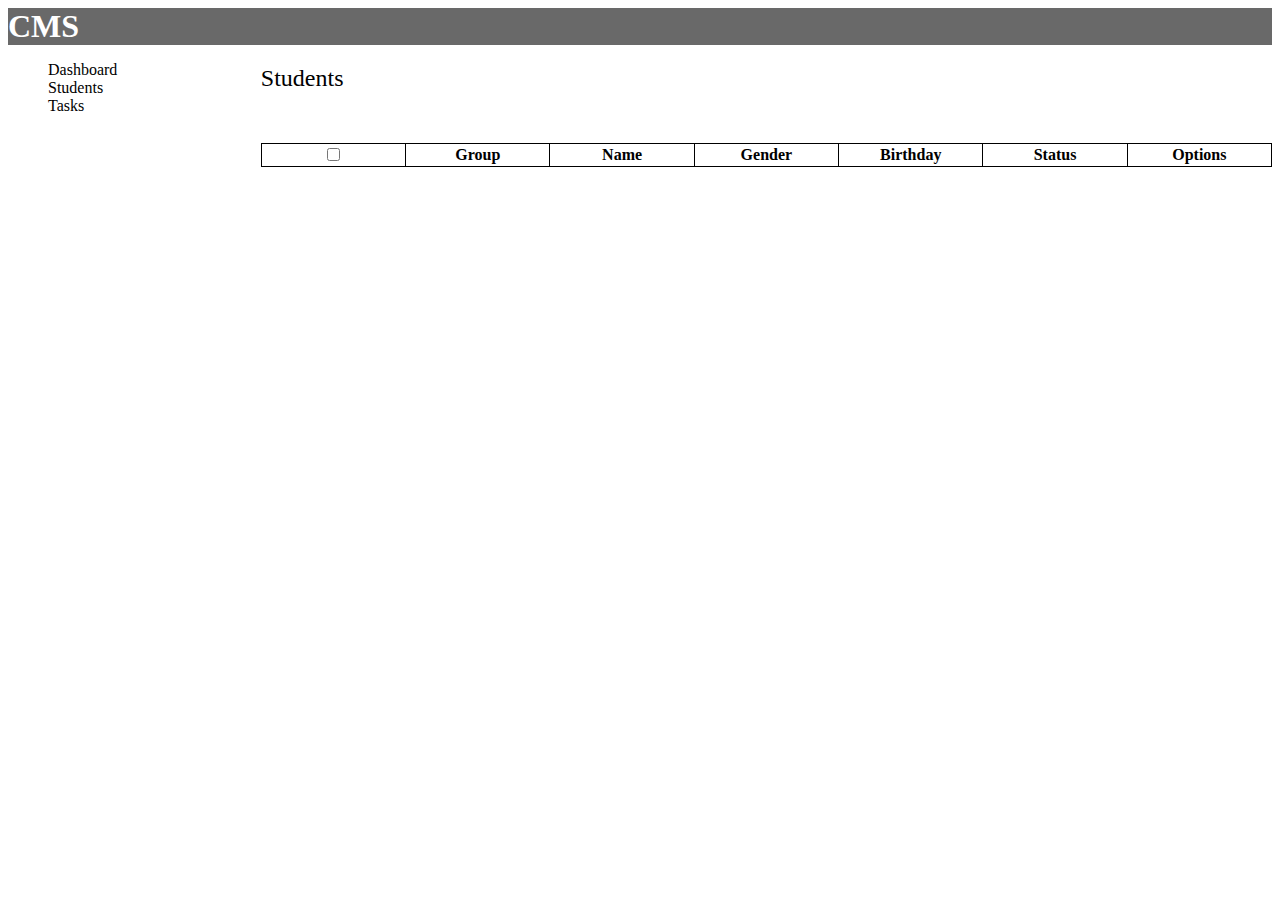
<file: cms-project/index.html>
<!DOCTYPE html>
<html lang="en">

<head>
    <meta charset="UTF-8">
    <title>CMS</title>
    <link rel="stylesheet" href="./css/styles.css">
    <script src="js/code.js"></script>
</head>

<body>

    <header class="header">

        <h1 class="title">CMS</h1>

        <div class="left-side">
            <div class="notification-dropdown">
                <a class="notification-item" href="">
                    <img src="./images/grey-bell.png" alt="notification alarm" style="width:20px; height:20px;">
                </a>

                <div class="notification-dropdown-content">
                    <ul class="dropdown-list">
                        <li>
                            <a class="dropdown-item" href="">
                                <span class="message-profile">User Name</span>
                                <span>
                                    <img class="message-photo" src="images/message.jpg" alt="message icon"
                                        style="width: 50px; height:30px">
                                </span>
                            </a>
                        </li>
                    </ul>
                </div>
            </div>
        </div>

        <div class="right-side">
            <div class="dropdown">
                <img class="dropdown-item" src="images/user-profile.png" alt="user profile image"
                    style="width:20px; height: 20px;">
                <a class="dropdown-item" href="" style="color:#ffffff">
                    <span class="user-name">User Name</span>
                </a>

                <div class="dropdown-content">
                    <ul class="dropdown-list">
                        <li>
                            <a class="dropdown-item" href="">Profile</a>
                        </li>
                        <li>
                            <a class="dropdown-item" href="">Log Out</a>
                        </li>
                    </ul>
                </div>
            </div>
        </div>
    </header>

    <div class="grid-container">

        <section id="navigation" class="nav">
            <nav class="mainNavigation">
                <ul class="list">
                    <li>
                        <a class="links" target="_top" href="">Dashboard</a>
                    </li>
                    <li>
                        <a class="links" target="_top" href="">Students</a>
                    </li>
                    <li>
                        <a class="links" target="_top" href="">Tasks</a>
                    </li>
                </ul>
            </nav>
        </section>

        <section id="students" class="workspace">
            <div class="students-page">
                <div class="table-div">
                    <h2 class="table-title">Students</h2>
                    <button class="add-button" type="button" onclick="openAddStudentForm()">+</button>

                    <table id="table" class="table">
                        <tr>
                            <th class="table-context">
                                <input type="checkbox">
                            </th>
                            <th class="table-context">Group</th>
                            <th class="table-context">Name</th>
                            <th class="table-context">Gender</th>
                            <th class="table-context">Birthday</th>
                            <th class="table-context">Status</th>
                            <th class="table-context">Options</th>
                        </tr>
                    </table>
                </div>
            </div>
        </section>
        <div id="overlay" class="overlay">

        </div>

        <div class="form" id="form" class="dialog" style="display: none">
            <div class="headerForm">
                <div class="cancel-container">
                    <h2>Add student</h2>
                </div>
                <div class="cancel-container">
                    <button type="button" onclick="cancelAdding()">Cancel</button>
                </div>
            </div>

            <div class="middleForm">
                <div class="group">
                    <p class="group-context">Group</p>
                    <select id="group" class="group-context">
                        <option disabled="disabled" selected="selected">Select group</option>
                        <option>PZ-21</option>
                        <option>PZ-22</option>
                        <option>PZ-23</option>
                        <option>PZ-24</option>
                        <option>PZ-25</option>
                        <option>PZ-26</option>
                    </select>
                </div>

                <div class="firstName">
                    <label for="firstName">First Name</label>
                    <input class="form-item" type="text" id="firstName">
                </div>

                <div class="lastName">
                    <label for="lastName">Last Name</label>
                    <input class="form-item" type="text" id="lastName">
                </div>

                <div class="gender">
                    <p class="gender-context">Gender</p>
                    <select id="gender" class="gender-context">
                        <option disabled="disabled" selected="selected">Select Gender</option>
                        <option>Male</option>
                        <option>Female</option>
                    </select>
                </div>

                <div class="birthday">
                    <label for="birthday">Birthday</label>
                    <input class="form-item" type="date" id="birthday">
                </div>
            </div>

            <div class="footerForm">
                <div class="submitButtons">
                    <button class="submit-button" type="submit" onclick="addStudent()">Ok</button>
                </div>
            </div>
        </div>

        <div class="form" id="formEdit" style="display: none">
            <div class="headerForm">
                <div class="cancel-container">
                    <h2>Edit Student</h2>
                </div>
                <div class="cancel-container">
                    <button type="button" onclick="cancelEditing()">Cancel</button>
                </div>
            </div>

            <div class="middleForm">
                <div class="group">
                    <p class="group-context">Group</p>
                    <select id="groupEdit" class="group-context">
                        <option disabled="disabled" selected="selected">Select group</option>
                        <option>PZ-21</option>
                        <option>PZ-22</option>
                        <option>PZ-23</option>
                        <option>PZ-24</option>
                        <option>PZ-25</option>
                        <option>PZ-26</option>
                    </select>
                </div>

                <div class="firstName">
                    <label for="firstNameEdit">First Name</label>
                    <input class="form-item" type="text" id="firstNameEdit">
                </div>

                <div class="lastName">
                    <label for="lastNameEdit">Last Name</label>
                    <input class="form-item" type="text" id="lastNameEdit">
                </div>

                <div class="gender">
                    <p class="gender-context">Gender</p>
                    <select id="genderEdit" class="gender-context">
                        <option disabled="disabled" selected="selected">Select Gender</option>
                        <option>Male</option>
                        <option>Female</option>
                    </select>
                </div>

                <div class="birthday">
                    <label for="birthdayEdit">Birthday</label>
                    <input class="form-item" type="date" id="birthdayEdit">
                </div>
            </div>

            <div class="footerForm">
                <div class="submitButtons">
                    <button class="submit-button" type="submit" onclick="editStudent()">Ok</button>
                </div>
            </div>
        </div>

        <div class="form" id="deleteWarning" style="display: none">
            <div class="headerForm">
                <div class="cancel-container">
                    <h2>Warning</h2>
                </div>
                <div class="cancel-container">
                    <button type="button" onclick="cancelDeleting()">Cancel</button>
                </div>
            </div>
            <div class="middleForm">
                <h3 class="delete-message">Are you sure you want to delete this user?</h3>
            </div>
            <div class="footerForm">
                <button class="submit-button" type="submit" onclick="deleteStudent()">Ok</button>
            </div>
        </div>
    </div>
</body>

</html>
</file>
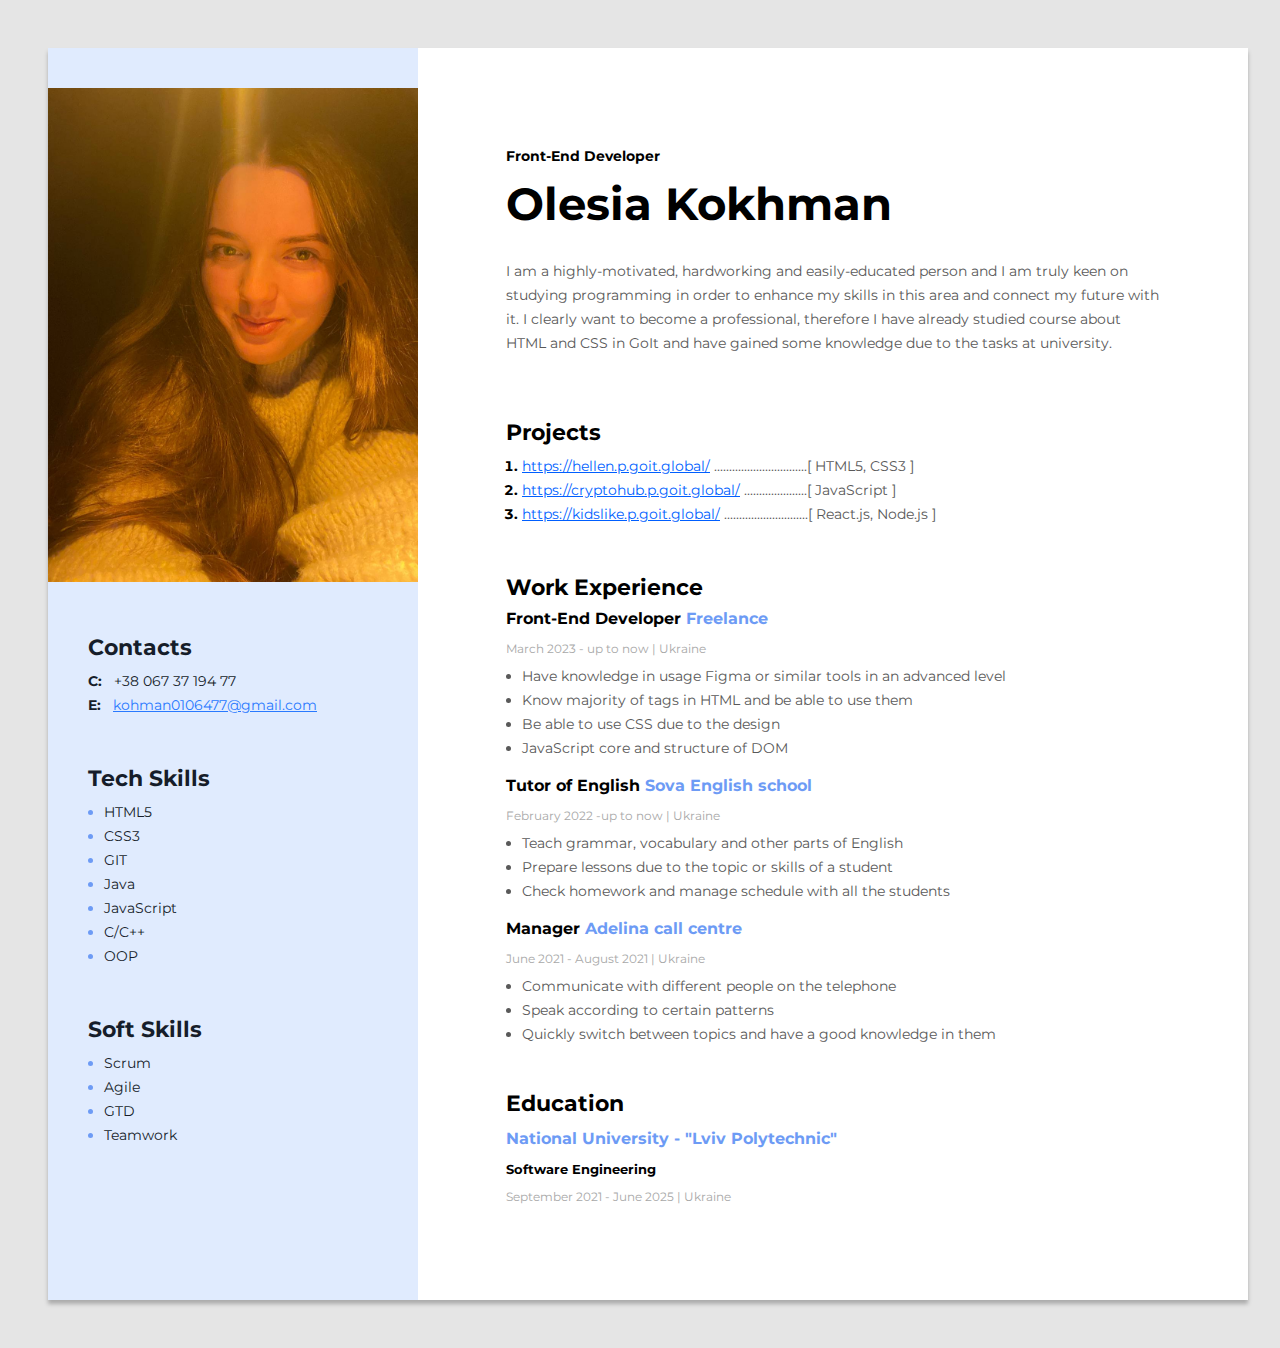
<file: goit-resume-project/index.html>
<!DOCTYPE html>
<html lang="en">

<head>
    <meta charset="UTF-8">
    <meta http-equiv="X-UA-Compatible" content="IE=edge">
    <meta name="viewport" content="width=device-width, initial-scale=1.0">

    <title>My Resume</title>

    <link rel="stylesheet" href="./css/styles.css">

    <link rel="preconnect" href="https://fonts.googleapis.com">
    <link rel="preconnect" href="https://fonts.gstatic.com" crossorigin>
    <link href="https://fonts.googleapis.com/css2?family=Montserrat&display=swap" rel="stylesheet">

    <link rel="preconnect" href="https://fonts.googleapis.com">
    <link rel="preconnect" href="https://fonts.gstatic.com" crossorigin>
    <link href="https://fonts.googleapis.com/css2?family=Montserrat:wght@400;700&display=swap" rel="stylesheet">
</head>

<body>
    <!-- Wrapper -->
    <div class="wrapper">
        <!-- Main content -->
        <div class="main-content">
            <!-- About me -->
            <div class="about-me-container">
                <h2 class="my-profession">Front-End Developer</h2>
                <h1 class=my-name>Olesia Kokhman</h1>
                <p class="my-description">I am a highly-motivated, hardworking and easily-educated person and
                    I am truly keen on studying programming in order to
                    enhance my skills in this area and connect my future with it. I clearly want
                    to become a professional, therefore I have already
                    studied course about HTML and CSS in GoIt and have gained some knowledge due to the tasks at university.</p>
            </div>

            <!-- Projects -->
            <div class="projects-container">
                <h3 class="main-content-title">Projects</h3>
                <ol class="project-list">
                    <li class="project-item">
                        <a class="project-item-link" href="https://hellen.p.goit.global/">https://hellen.p.goit.global/</a>
                        <span class="project-item-description">...............................[ HTML5, CSS3 ]</span>
                    </li>
                    <li class="project-item">
                        <a class="project-item-link" href="https://cryptohub.p.goit.global/">https://cryptohub.p.goit.global/</a>
                        <span class="project-item-description">.....................[ JavaScript ]</span>
                    </li>
                    <li class="project-item">
                        <a class="project-item-link" href="https://kidslike.p.goit.global/">https://kidslike.p.goit.global/</a>
                        <span class="project-item-description">............................[ React.js, Node.js ]</span>
                    </li>
                </ol>

            </div>

            <!-- Work experience -->
            <div class="work-experience-container">
                <h3 class="main-content-title">Work Experience</h3>
                <!-- Company 1 -->
                <div class="work-experience-place">
                    <h4 class="work-experience-position">Front-End Developer 
                        <span class="work-experience-company">Freelance</span> 
                    </h4>
                    <p class="work-period">March 2023 - up to now | Ukraine</p>

                    <ul class="work-duties-list">
                        <li class="work-duties">Have knowledge in usage Figma or similar tools in an advanced level </li>
                        <li class="work-duties">Know majority of tags in HTML and be able to use them</li>
                        <li class="work-duties">Be able to use CSS due to the design</li>
                        <li class="work-duties">JavaScript core and structure of DOM</li>
                    </ul>

                </div>

                <!-- Company 2 -->
                <div class="work-experience-place">
                    <h4 class="work-experience-position">Tutor of English
                        <span class="work-experience-company">Sova English school</span></h4>
                    <p class="work-period">February 2022 -up to now | Ukraine</p>

                    <ul class="work-duties-list">
                        <li class="work-duties">Teach grammar, vocabulary and other parts of English</li>
                        <li class="work-duties">Prepare lessons due to the topic or skills of a student</li>
                        <li class="work-duties">Check homework and manage schedule with all the students</li>
                    </ul>

                </div>

                <!-- Company 3 -->
                <div class="work-experience-place">
                    <h4 class="work-experience-position">Manager 
                        <span class="work-experience-company">Adelina call centre</span>
                    </h4>
                    <p class="work-period">June 2021 - August 2021 | Ukraine</p>

                    <ul class="work-duties-list">
                        <li class="work-duties">Communicate with different people on the telephone</li>
                        <li class="work-duties">Speak according to certain patterns</li>
                        <li class="work-duties">Quickly switch between topics and have a good knowledge in them</li>
                    </ul>

                </div>

            </div>

            <!-- Education -->
            <div class="education">
                <h3 class="main-content-title">Education</h3>

                <h4 class="education-place">National University - "Lviv Polytechnic"</h4>
                <h5 class="specialization">Software Engineering</h5>
                <p class="work-period">September 2021 - June 2025 | Ukraine</p>

            </div>

        </div>

        <!-- Sidebar -->
        <aside class="sidebar">
            <img class="my-photo" src="./images/my-photo.jpg" alt="My photo" width="370px">

            <!-- Contacts -->
            <div class="contacts-container">
                <h3 class="sidebar-title">Contacts</h3>

                <p class="contacts-item">
                    <span class="contacts-type">C: </span>
                    <a class="contacts-number" href="tel:+380673719477" style="text-decoration: none">+38 067 37 194 77</a>
                </p>
                <p class="contacts-item">
                    <span class="contacts-type">E: </span>
                    <a class="contacts-email" href="mailto:kohman0106477@gmail.com">kohman0106477@gmail.com</a>
                </p>

            </div>

            <!-- Tech Skills -->
            <div class="tech-skills-container">
                <h3 class="sidebar-title">Tech Skills</h3>

                <ul class="skills-list">
                    <li class="skills-list-item">
                        <span class="skills-list-text">HTML5</span>
                    </li>
                    <li class="skills-list-item">
                        <span class="skills-list-text">CSS3</span>
                    </li>
                    <li class="skills-list-item">
                        <span class="skills-list-text">GIT</span>
                    </li>
                    <li class="skills-list-item">
                        <span class="skills-list-text">Java</span>
                    </li>
                    <li class="skills-list-item">
                        <span class="skills-list-text">JavaScript</span>
                    </li>
                    <li class="skills-list-item">
                        <span class="skills-list-text">C/C++</span>
                    </li>
                    <li class="skills-list-item">
                        <span class="skills-list-text">OOP</span>
                    </li>
                </ul>

            </div>

            <!-- Soft skills -->
            <div class="soft-skills-container">
                <h3 class="sidebar-title">Soft Skills</h3>

                <ul class="skills-list">
                    <li class="skills-list-item">
                        <span class="skills-list-text">Scrum</span>
                    </li>
                    <li class="skills-list-item">
                        <span class="skills-list-text">Agile</span>
                    </li>
                    <li class="skills-list-item">
                        <span class="skills-list-text">GTD</span>
                    </li>
                    <li class="skills-list-item">
                        <span class="skills-list-text">Teamwork</span>
                    </li>
                </ul>

            </div>

        </aside>

    </div>

</body>

</html>
</file>
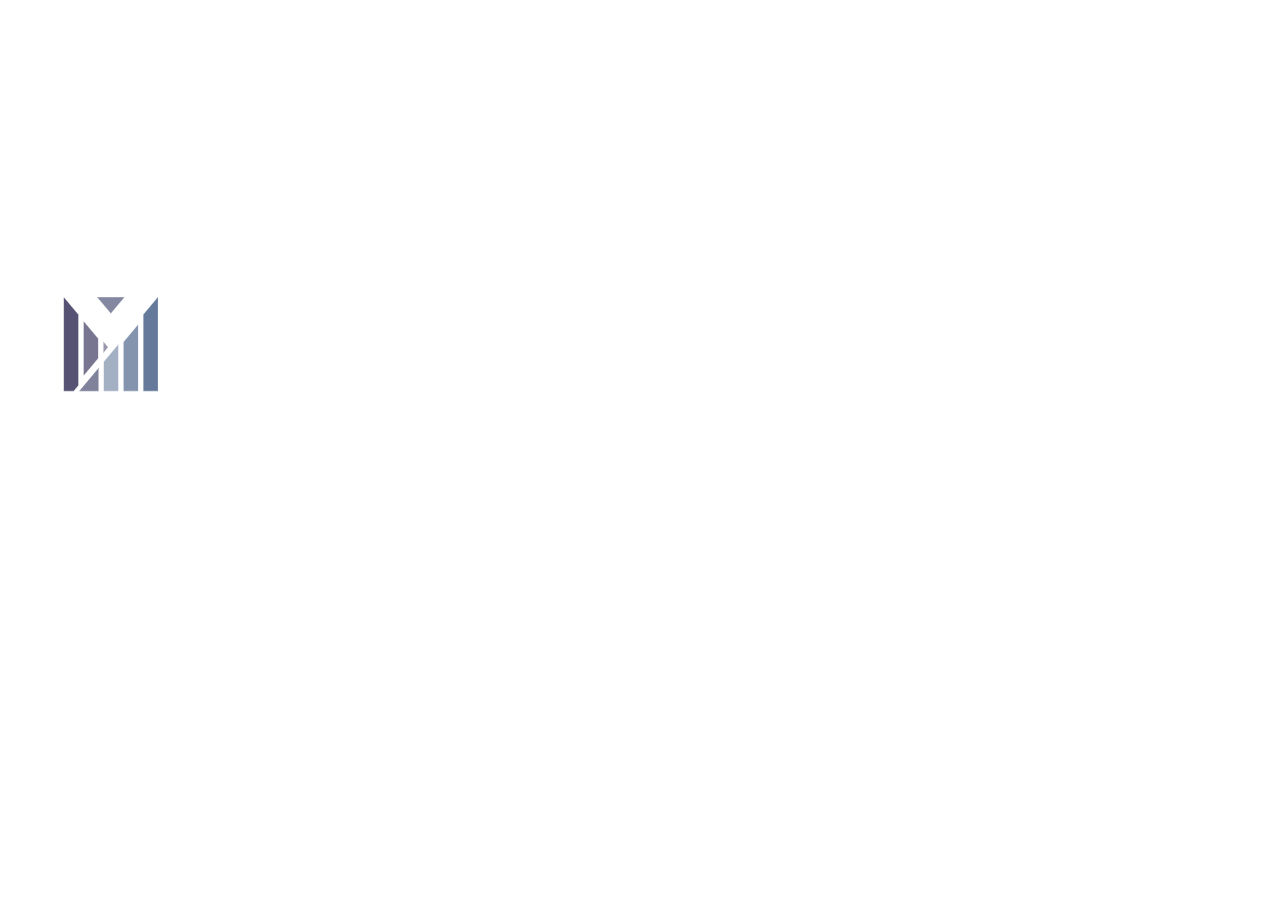
<file: cms-project/tasks/animation/index.html>
<!DOCTYPE html>
<html lang="en">

<head>
    <meta charset="UTF-8">
    <title>Animation</title>
    <link rel="stylesheet" href="./css/styles.css">
</head>

<body>
    <div class="image-content">
        <img class="image-item" src="./images/logo.png" alt="my logo">
    </div>
</body>
</html>
</file>
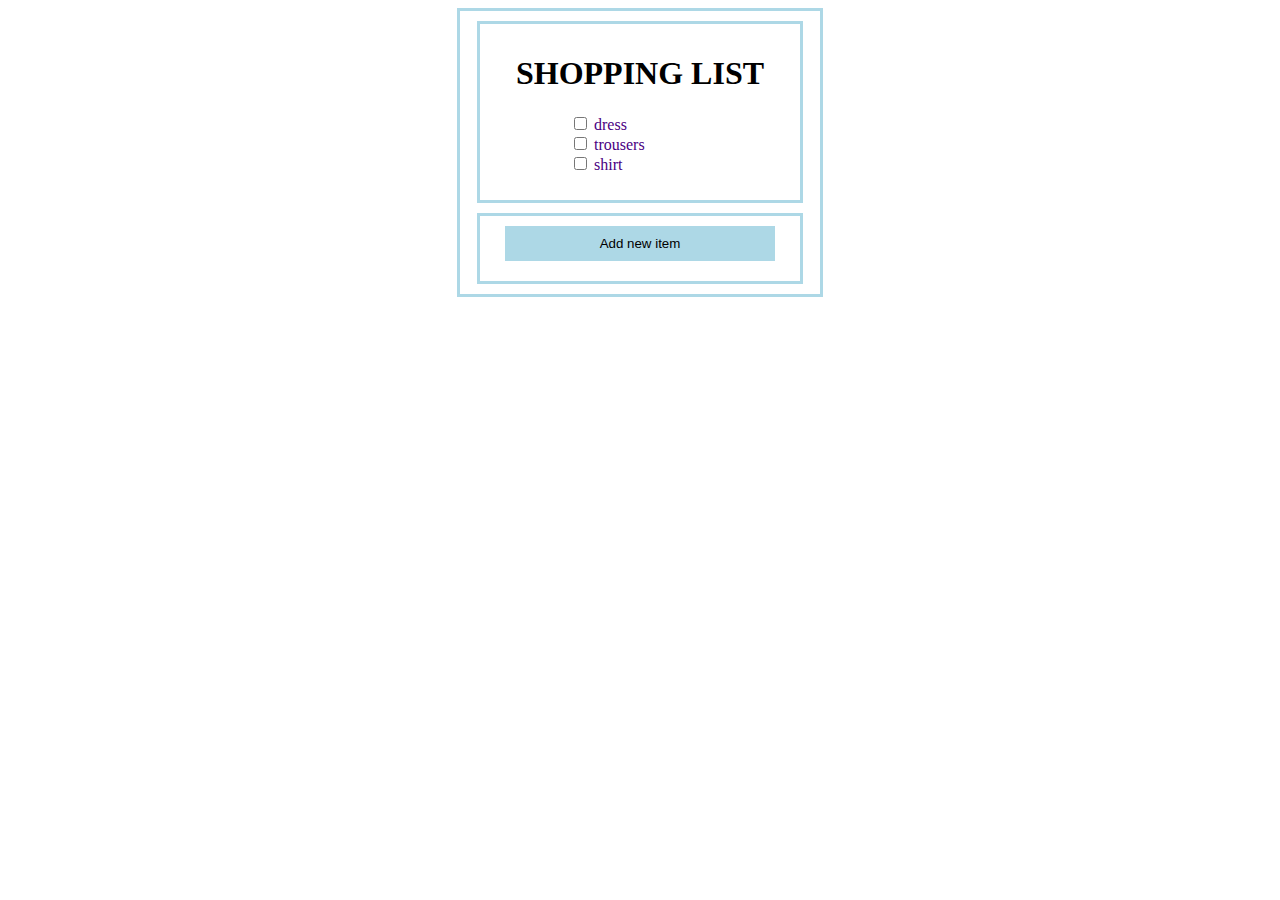
<file: cms-project/tasks/shopping list/index.html>
<!DOCTYPE html>
<html lang="en">
<head>
    <meta charset="UTF-8">
    <title>Clothes</title>
    <link rel="stylesheet" href="styles.css">
</head>
<body>
<div class="all">
<div class="main">
    <h1 class="element">SHOPPING LIST</h1>

    <ul id="mainList" class="list">
        <li>
            <input type="checkbox" class="custom-checkbox">
            <a class="links" href="https://www.mohito.com/mo/en/all/dresses">dress</a>
        </li>
        <li>
            <input type="checkbox" class="custom-checkbox">
            <a class="links" href="https://www.mohito.com/mo/en/all/trousers">trousers</a>
        </li>
        <li>
            <input type="checkbox" class="custom-checkbox">
            <a class="links" href="https://www.mohito.com/mo/en/all/shirts">shirt</a>
        </li>
    </ul>
</div>
<form class="form">
    <button type="button" class="buttons" onclick="openInput()">Add new item</button>

    <label id="labelForInput" for="inp" style="display:none" class="inputBox">Enter new type of clothes:</label>
    <input type="text" style="display: none" id="inp" class="inputBox">

    <button id="addButton" class="buttons" type="button" style="display: none" onclick="addNewElement()">Add clothes</button>

    <button id="deleteButton" class="buttons" type="button" style="display:none" onclick="deleteAll()">Uncheck all checkboxes</button>
</form>
<script src="script.js">
</script>
</div>
</body>
</html>
</file>
<file: cms-project/css/styles.css>
.header {
    background-color: dimgrey;
}

.title {
    margin: 0;
    color: #ffffff;
}

.right-side {
    top: 20px;
    position: absolute;
}

.left-side {
    top: 20px;
    left: 1300px;
    position: absolute;
}

/* dropdown section */
.dropdown {
    position: relative;
    display: inline-block;
    left: 1374px;
}

/* links on dropdown list */
.dropdown-item,
.links {
    text-decoration: none;
    color: #000000;
}

.dropdown-list {
    list-style-type: none;
    padding: 0 25px;
}

/* dropdown list */
.dropdown-content {
    position: absolute;
    width: 104px;
    background-color: #ffffff;
    display: none;
    border: solid thin black;
}

/* after hovering on a link */
.dropdown:hover .dropdown-content {
    display: block;
}

.user-name {
    position: relative;
    bottom: 6px;
}

.notification-dropdown {
    display: inline-block;
}

.notification-item {
    display: flex;
    left: 1350px;
}

.notification-dropdown-content {
    position: absolute;
    width: 186px;
    margin-top: 4px;
    padding: 10px 0 10px 0;
    background-color: #ffffff;
    border: solid thin black;
    display: none;
}

.notification-dropdown:hover .notification-dropdown-content {
    display: block;
    
}
.notification-dropdown:hover .notification-item {
    animation: shake 0.5s;
}

.message-profile {
    position: absolute;
    left: 30px;
    top: 8px;
}

.message-photo {
    position: absolute;
    right: 30px;
    top: 5px;
}

@keyframes shake {
    0% {
        transform: rotate(0deg);
    }

    25% {
        transform: rotate(10deg);
    }

    50% {
        transform: rotate(0deg);
    }

    75% {
        transform: rotate(-10deg);
    }

    100% {
        transform: rotate(0deg);
    }
}

.list {
    text-decoration: none;
    list-style-type: none;
}

.mainNavigation {
    text-align: left;
    width: 200px;
}

.table-title {
    margin: 10 0 0 0;
    font-weight: 100;
}

.table {
    width: 100%;
    border-collapse: collapse;
    border: 1px solid;
}

.table-context,
td {
    border: 1px solid;
    text-align: center;
}

table {
    table-layout: fixed;
    width: 100%;
  }
  
th, td {
    width: 15%;
  }

/* for all checkboxes */
.checkbox-item {
    margin: 0 auto;
}

.add-button {
    position: relative;
    left: 1160px;
    margin-bottom: 10px;
}

.form {
    border: thin solid black;
    width: 500px;
    position: absolute;
    z-index: 9999;
    top: 25%;
    left: 35%;
    text-align: center;
    background-color: #fff;
    border-radius: 5px;
    box-shadow: 0 2px 4px rgba(0, 0, 0, 0.2);

}

.headerForm,
.middleForm {
    border-bottom: thin solid black;
    text-align: left;
    padding-bottom: 20px;
}

.middleForm {
    
    text-align: center;
}

.footerForm {
    padding-top: 20px;
}

.cancel-container {
    display: inline-block;
    padding-left: 100px;
}

.group-context,
.gender-context {
    display: inline-block;
}

label,
p {
    display: inline-block;
    clear: left;
    width: 100px;
    text-align: left;
}

.delete-message {
    width: 100%;
    text-align: center;
}

.submit-button {
    margin-bottom: 10px;
}

.firstName {
    margin-bottom: 18px;
}

input,
select {
    display: inline-block;
}

.form-item {
    width: 200px;
}

select {
    width: 208px;
}

.grid-container {
    display: grid;
    grid-template-columns: 1fr 4fr;
}

.overlay {
    position: fixed;
    top: 0;
    left: 0;
    width: 100%;
    height: 100%;
    background-color: rgba(0, 0, 0, 0.5);
    z-index: 9998;
    display: none;
}
</file>
<file: goit-resume-project/css/styles.css>
body {
    background-color: #E5E5E5;
    padding: 40px;
    font-family: 'Montserrat', sans-serif;
}

.wrapper {
    display: flex;
    flex-direction: row-reverse;
    background-color: #FFFFFF;
    width: 1200px;
    margin: 0 auto;
    box-shadow: 0px 4px 4px rgba(0, 0, 0, 0.25);
}

/* About me */
.my-profession {
    margin-bottom: 0 0 18px 0;
    font-style: normal;
    font-weight: 700;
    font-size: 14px;
    line-height: 17px;
    color: #000000;
}

.my-name {
    font-style: normal;
    font-weight: 700;
    font-size: 45px;
    line-height: 55px;
    color: #000000;
    margin: 0 0 28px 0;
}

.my-description {
    font-style: normal;
    font-weight: 400;
    font-size: 14px;
    line-height: 24px;
    color: #595959;
   
}

.about-me-container {
    margin-bottom: 64px;
}

/* Main content */
.main-content {
    padding: 88px;
}

.main-content-title {
    font-style: normal;
    font-weight: 700;
    font-size: 22px;
    line-height: 27px;
    color: #000000;
    margin: 0 0 8px 0;
}

.project-item {
    font-style: normal;
    font-weight: 700;
    font-size: 14px;
    line-height: 24px;
    color: #000000;
}

.project-list {
    margin: 0;
    padding: 0 0 0 16px;
}

.projects-container {
    margin-bottom: 48px;
}

.project-item-description {
    font-style: normal;
    font-weight: 400;
    font-size: 14px;
    line-height: 24px;
    color: #595959;
}

.project-item-link {
    font-style: normal;
    font-weight: 400;
    font-size: 14px;
    line-height: 24px;
    text-decoration-line: underline;
    color: #005FFF;
}

.work-experience-container {
    margin-bottom: 44px;
}

.work-experience-position {
    font-style: normal;
    font-weight: 700;
    font-size: 16px;
    line-height: 20px;
    color: #000000;
    margin: 0;
}

.work-experience-place {
    margin-bottom: 16px;
}

.work-experience-company {
    color: #6D9BF5;
}

.work-period {
    font-style: normal;
    font-weight: 400;
    font-size: 12px;
    line-height: 15px;
    color: #A8A8A8;
    margin: 12px 0 8px 0;
}

.work-duties {
    font-style: normal;
    font-weight: 400;
    font-size: 14px;
    line-height: 24px;
    color: #595959;
}

.work-duties-list {
    padding: 0 0 0 16px;
    margin: 0;
}

.education {
    margin-top: 44px;
}

.education-place {
    font-style: normal;
    font-weight: 700;
    font-size: 16px;
    line-height: 20px;
    color: #6D9BF5;
    margin: 12px 0 12px 0;
}

.specialization {
    margin: 0 0 12px 0;
}

/* Sidebar */
.sidebar {
    width: 370px;
    background-color: #E0EBFE;
}

.my-photo {
    margin-top: 40px;
}

.contacts-container,
.tech-skills-container,
.soft-skills-container {
    margin: 48px 0 0 40px;
}

.sidebar-title,
.contacts-type {
    font-style: normal;
    font-weight: 700;
    color: #161D2A;
}

.sidebar-title {
    font-size: 22px;
    line-height: 27px;
    margin-bottom: 8px;
}

.contacts-type {
    font-size: 14px;
    line-height: 24px;
    margin-right: 8px;
}

.contacts-item {
    margin: 0;
}

.contacts-number,
.contacts-email,
.skills-list-item {
    font-style: normal;
    font-weight: 400;
    font-size: 14px;
    line-height: 24px;
}

.contacts-number {
    color: #161D2A;
}

.contacts-email {
    color: #2979FF;
}

.skills-list {
    margin: 0;
    padding: 0 0 0 16px;
    color: #6D9BF5;
}

.skills-list-text {
    color: #161D2A;
}
</file>
<file: cms-project/tasks/animation/css/styles.css>
.image-content {
    position: absolute;
    margin: 250px 0 250px 0;
}

.image-item {
    width: 200px;
    height: 200px;
    animation: move 2s
}
@keyframes move {
    0% {
      transform: translateX(0);
    }
    25% {
      transform: translateX(650px);
    }
    50% {
      transform: translateX(650px) rotate(360deg);
    }
    75% {
        transform: translateX(650px);
    }
    100% {
      transform: translateX(1300px);
    }
  }
</file>
<file: cms-project/tasks/shopping list/styles.css>
.main {
    margin: auto;
    border: medium solid lightblue;
    padding: 10px;
    width: 300px;
    margin-bottom: 10px;

}
h1 {
    text-align: center;
}
.links {
    text-decoration : none;
    color: indigo;
}
.list {
    list-style-type: none;
    margin-left: 40px;

}
.form {
    border: medium solid lightblue;
    padding: 10px;
    width: 300px;
    margin: auto;
    text-align: center;
}
.all {
    border: medium solid lightblue;
    padding: 10px;
    width: 340px;
    margin: auto;
}
.buttons {
    margin: auto;
    text-align: center;
    border: none;
    width: 270px;
    padding: 10px;
    background-color: lightblue;
    margin-bottom: 10px;
}
.inputBox {
   text-align: center;
    margin: auto;
    margin-bottom: 10px;
}
.buttons:hover {
    background-color: blueviolet;
    transition-duration: 0.1s;
}
</file>
